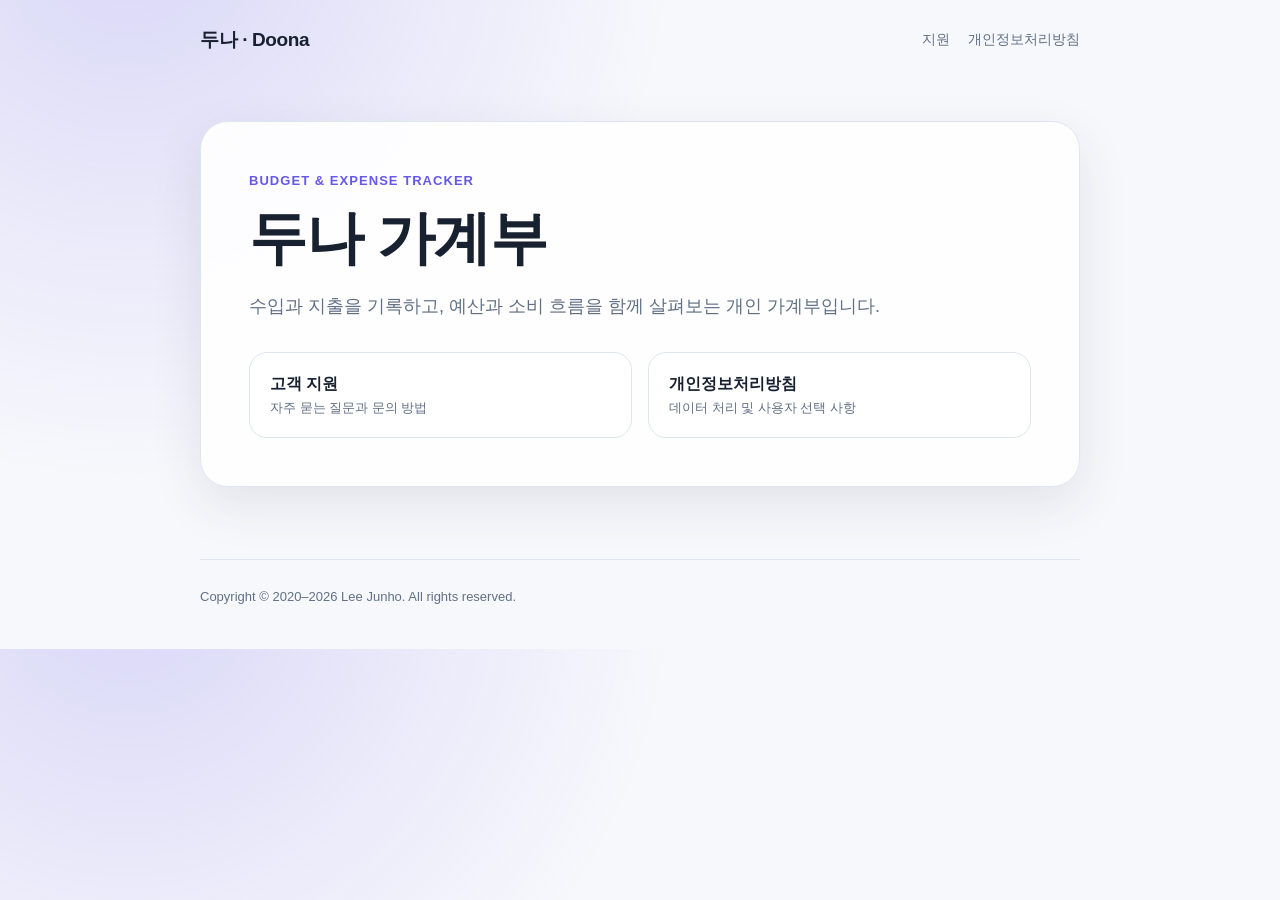
<file: index.html>
<!doctype html>
<html lang="ko">
<head>
  <meta charset="utf-8">
  <meta name="viewport" content="width=device-width, initial-scale=1">
  <meta name="description" content="두나 가계부 공식 지원 및 개인정보처리방침">
  <title>두나 가계부 · Doona</title>
  <link rel="stylesheet" href="assets/style.css">
</head>
<body>
  <div class="wrap">
    <header>
      <a class="brand" href="./">두나 · Doona</a>
      <nav aria-label="주요 메뉴">
        <a href="support/">지원</a>
        <a href="privacy/">개인정보처리방침</a>
      </nav>
    </header>
    <main>
      <section class="hero">
        <p class="eyebrow">Budget & Expense Tracker</p>
        <h1>두나 가계부</h1>
        <p class="lead">수입과 지출을 기록하고, 예산과 소비 흐름을 함께 살펴보는 개인 가계부입니다.</p>
        <div class="actions">
          <a class="button-link" href="support/">고객 지원<span>자주 묻는 질문과 문의 방법</span></a>
          <a class="button-link" href="privacy/">개인정보처리방침<span>데이터 처리 및 사용자 선택 사항</span></a>
        </div>
      </section>
    </main>
    <footer>Copyright © 2020–2026 Lee Junho. All rights reserved.</footer>
  </div>
</body>
</html>
</file>
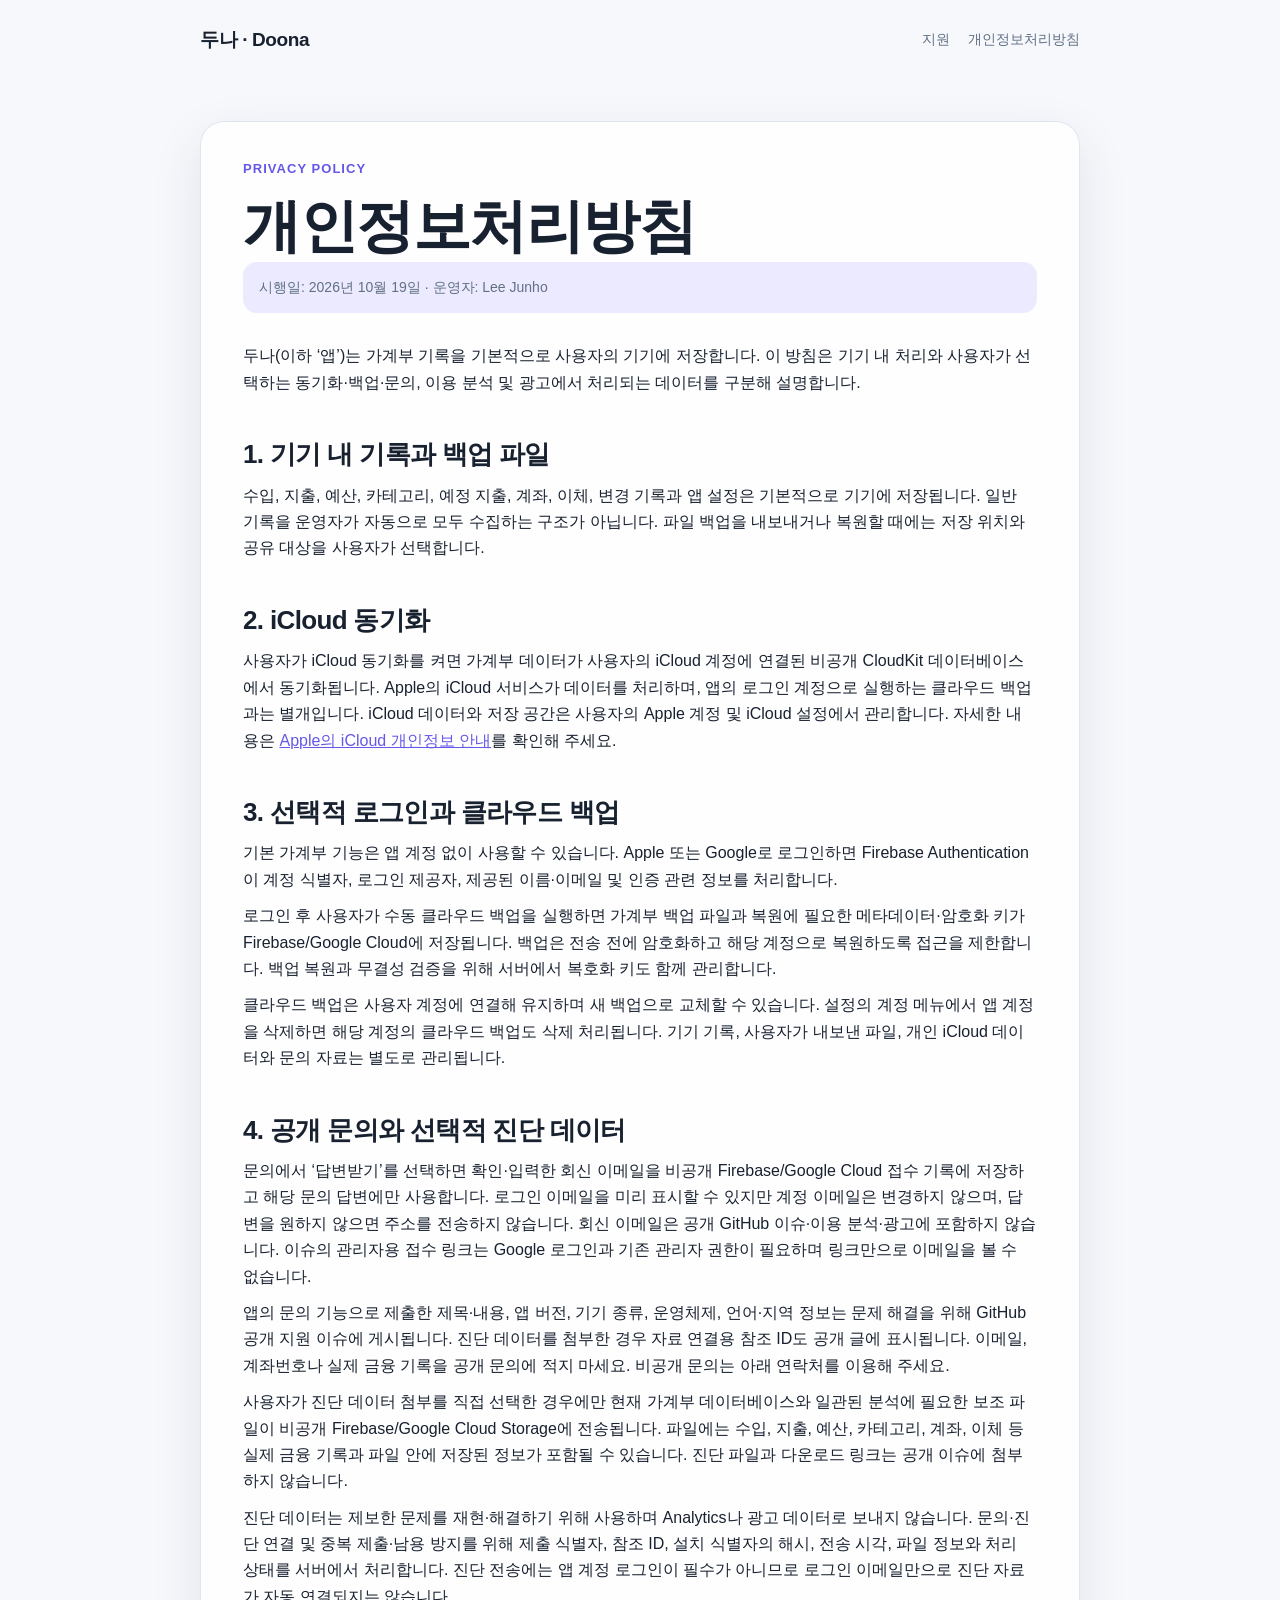
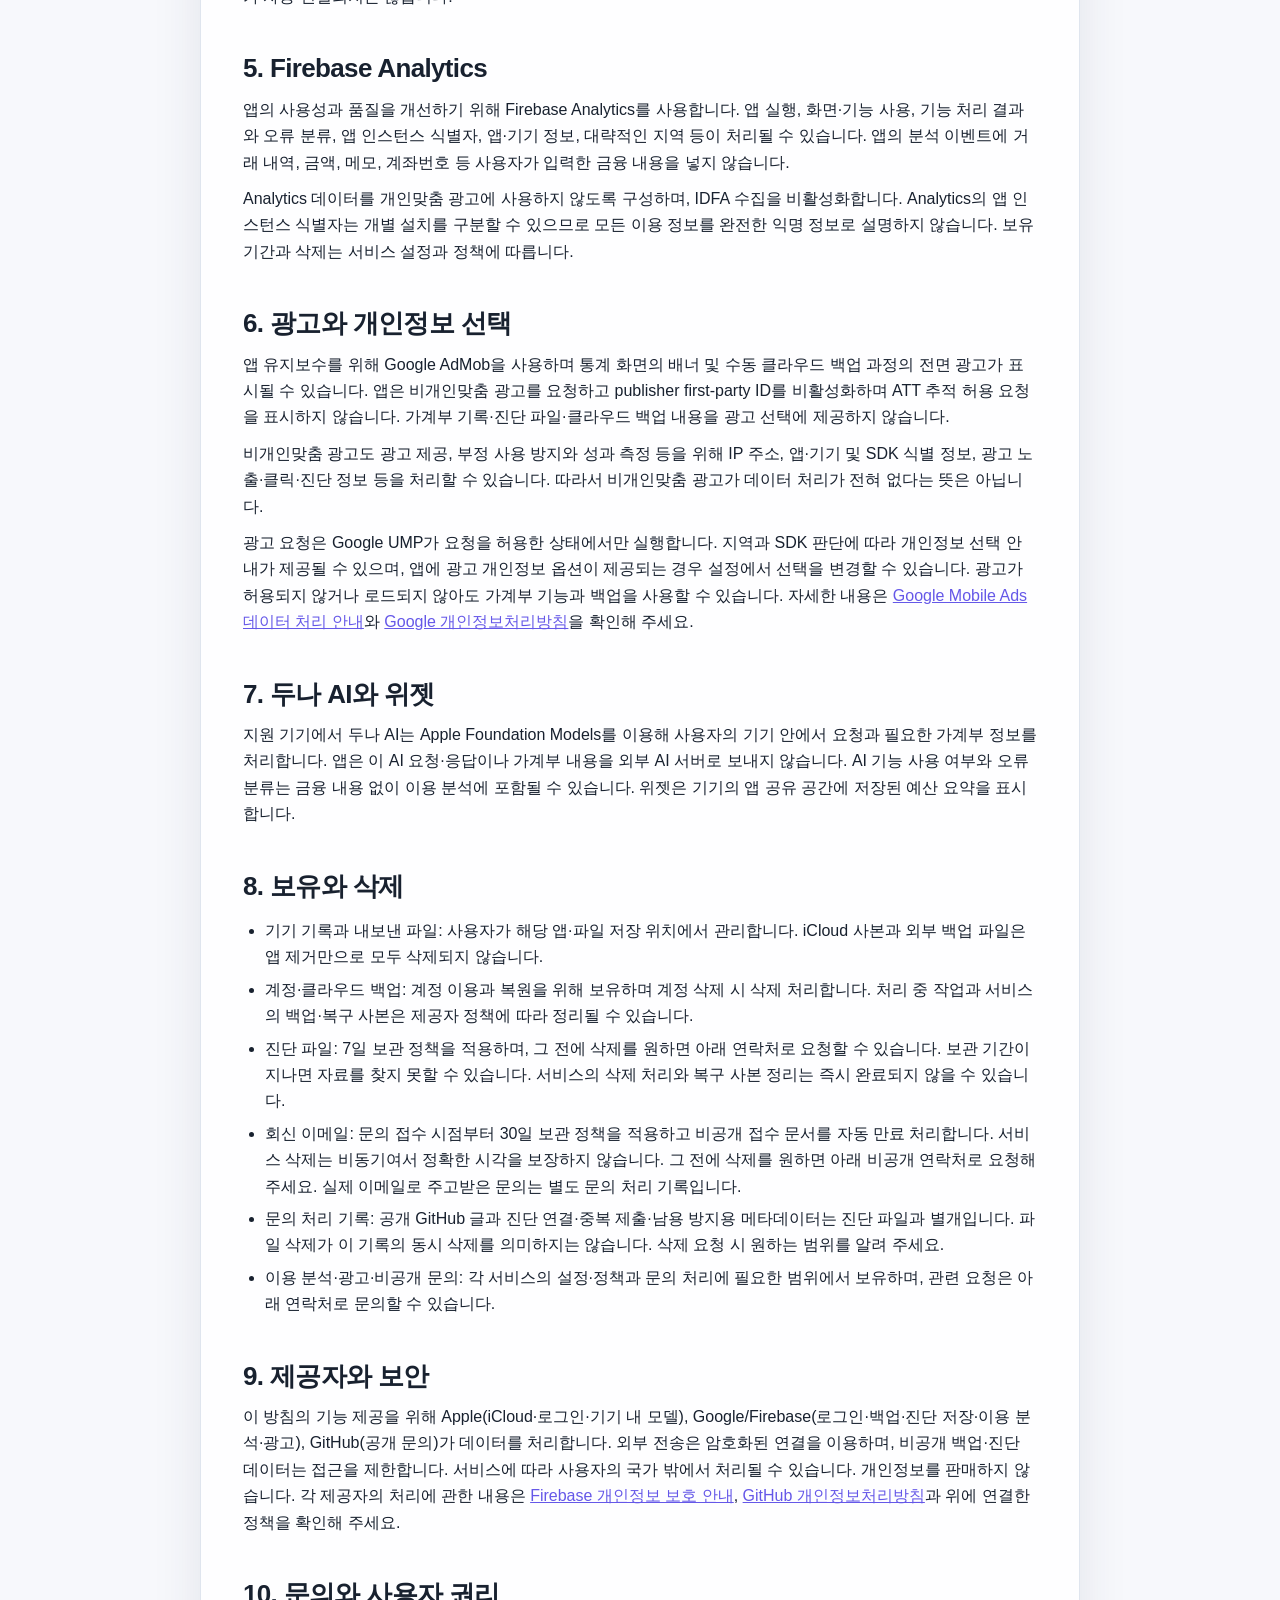
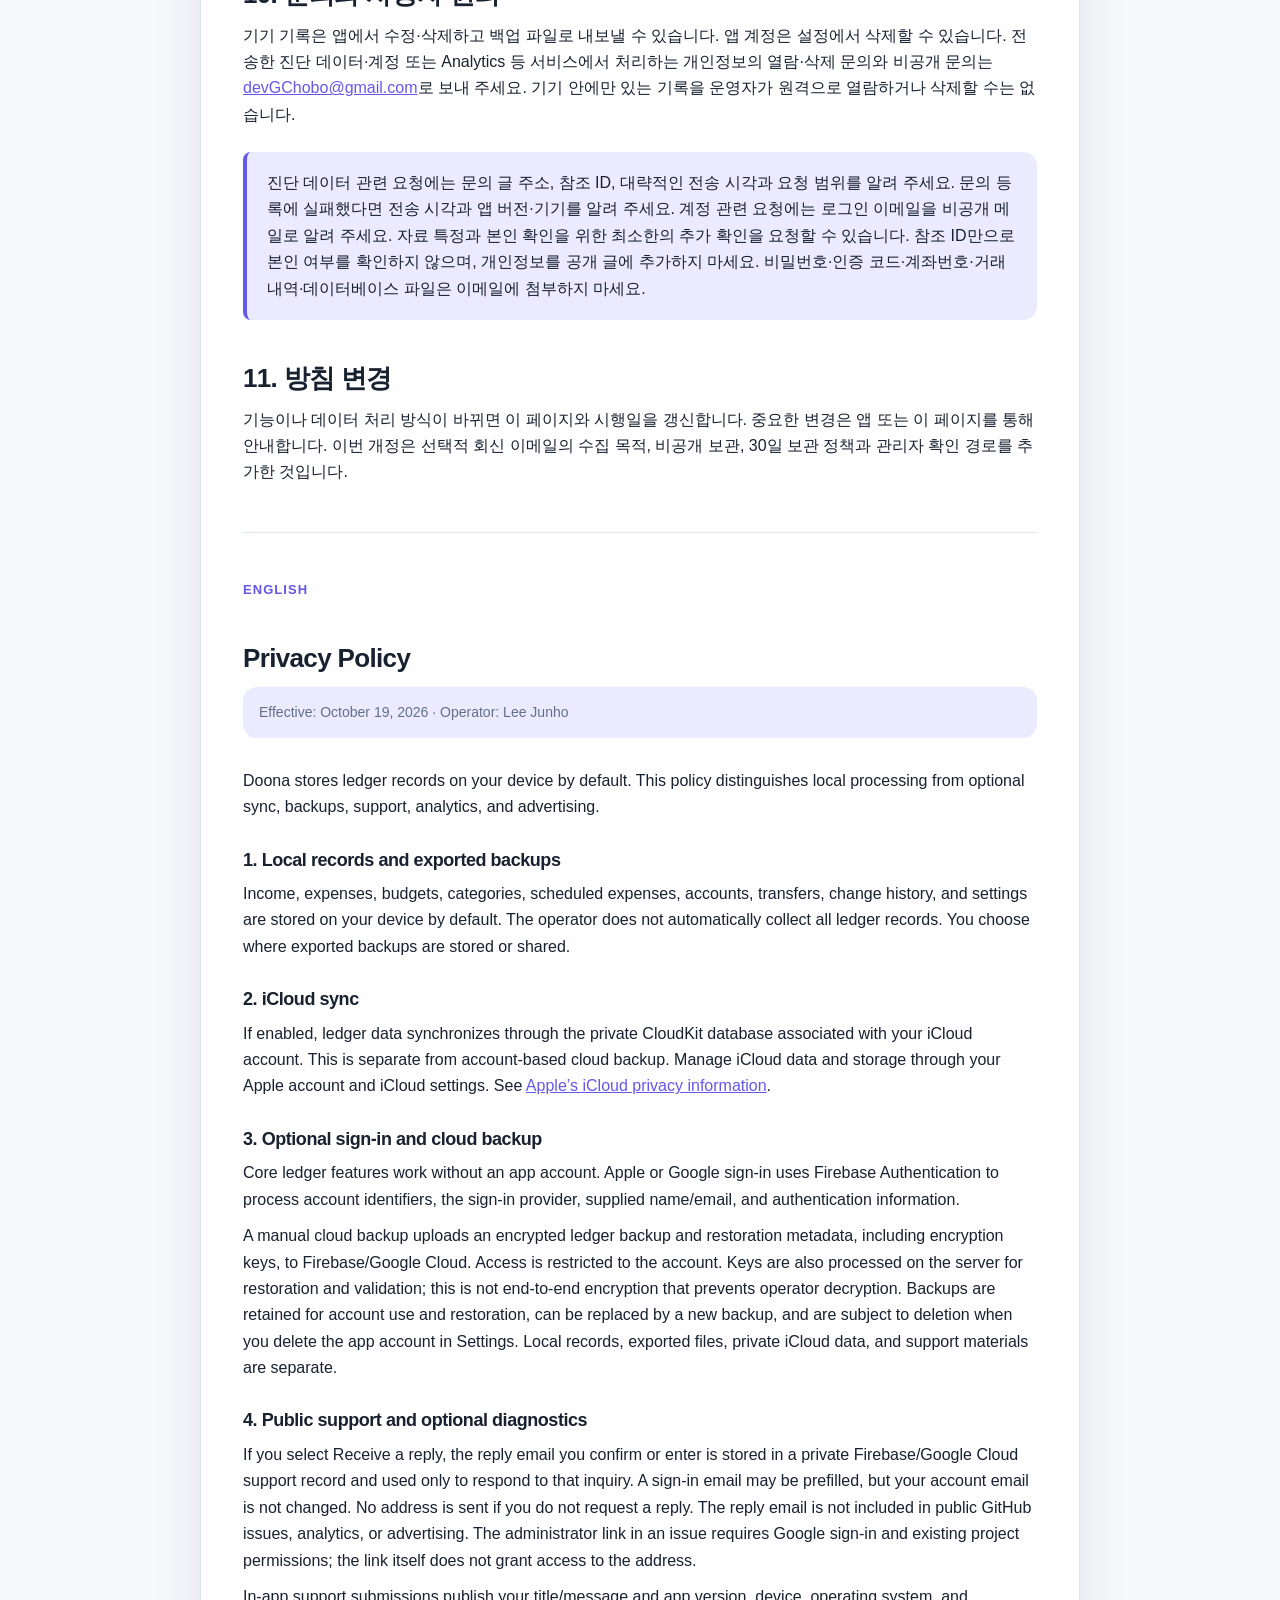
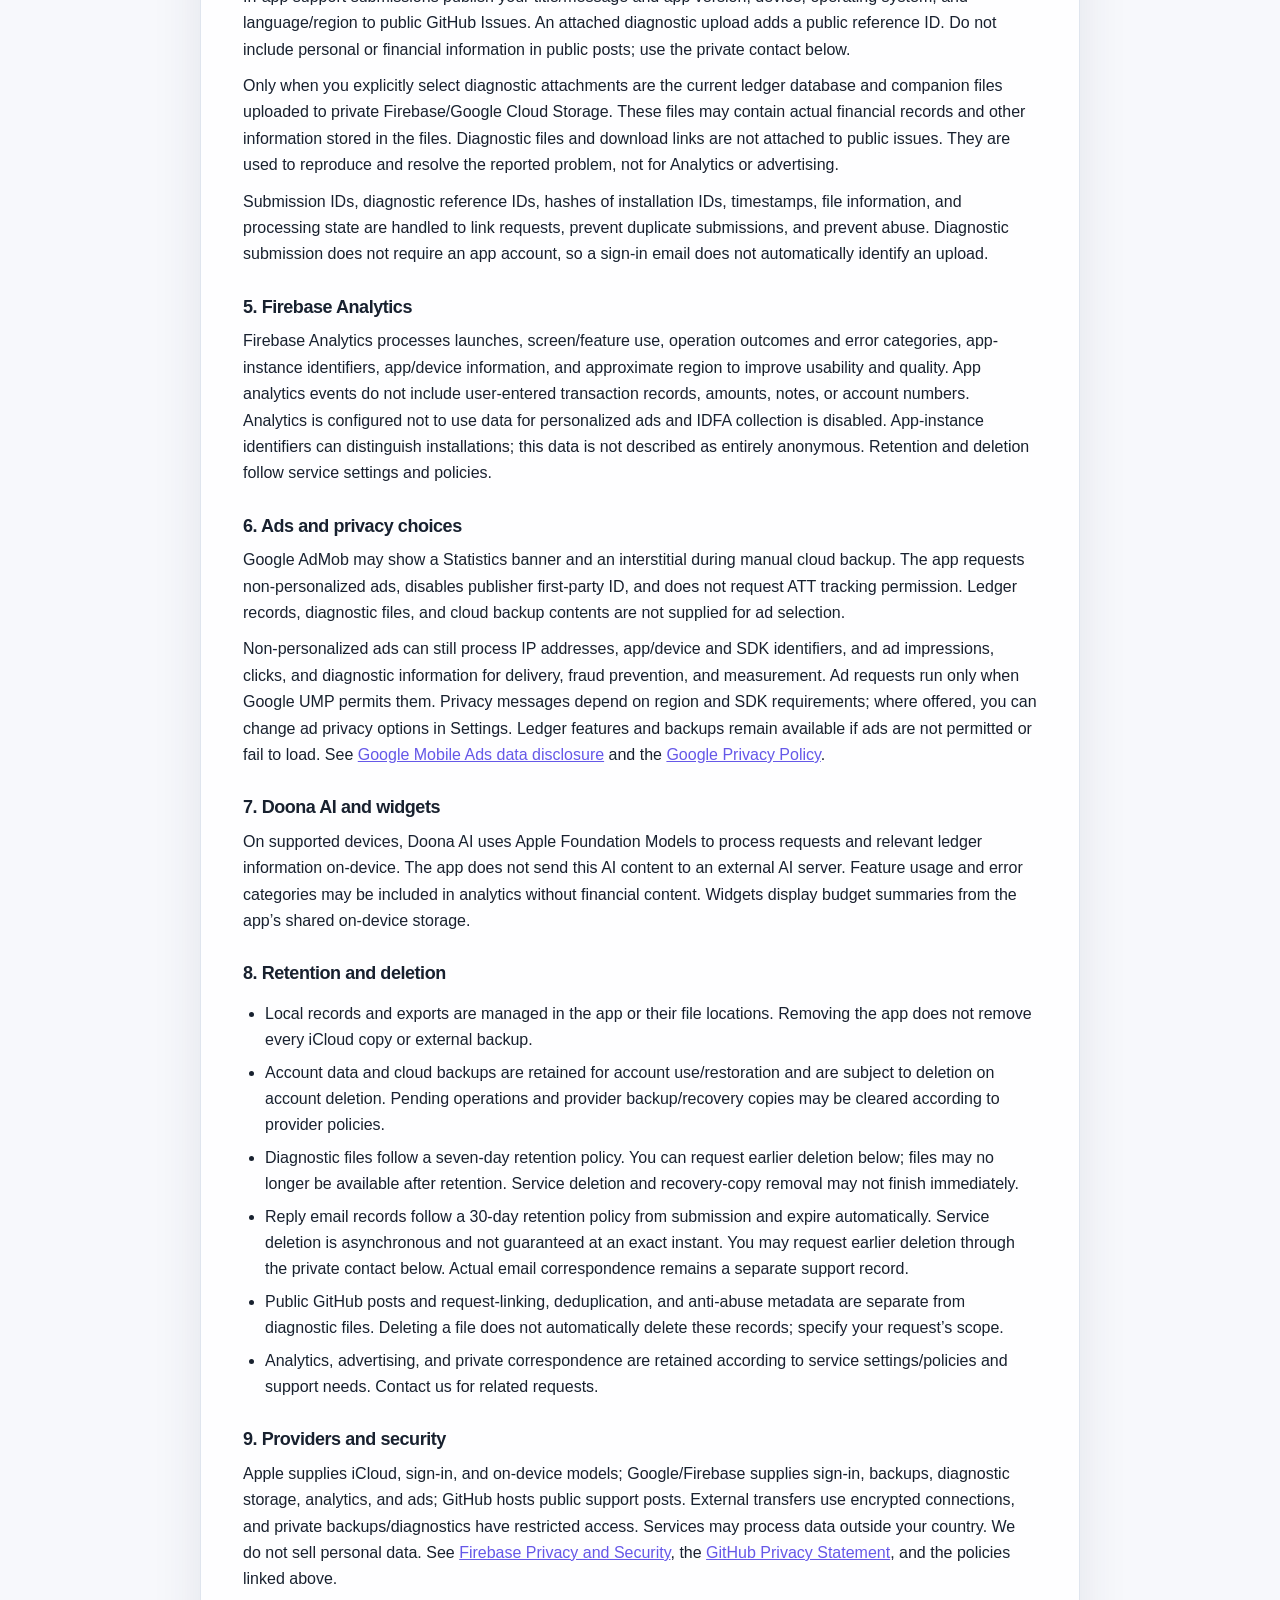
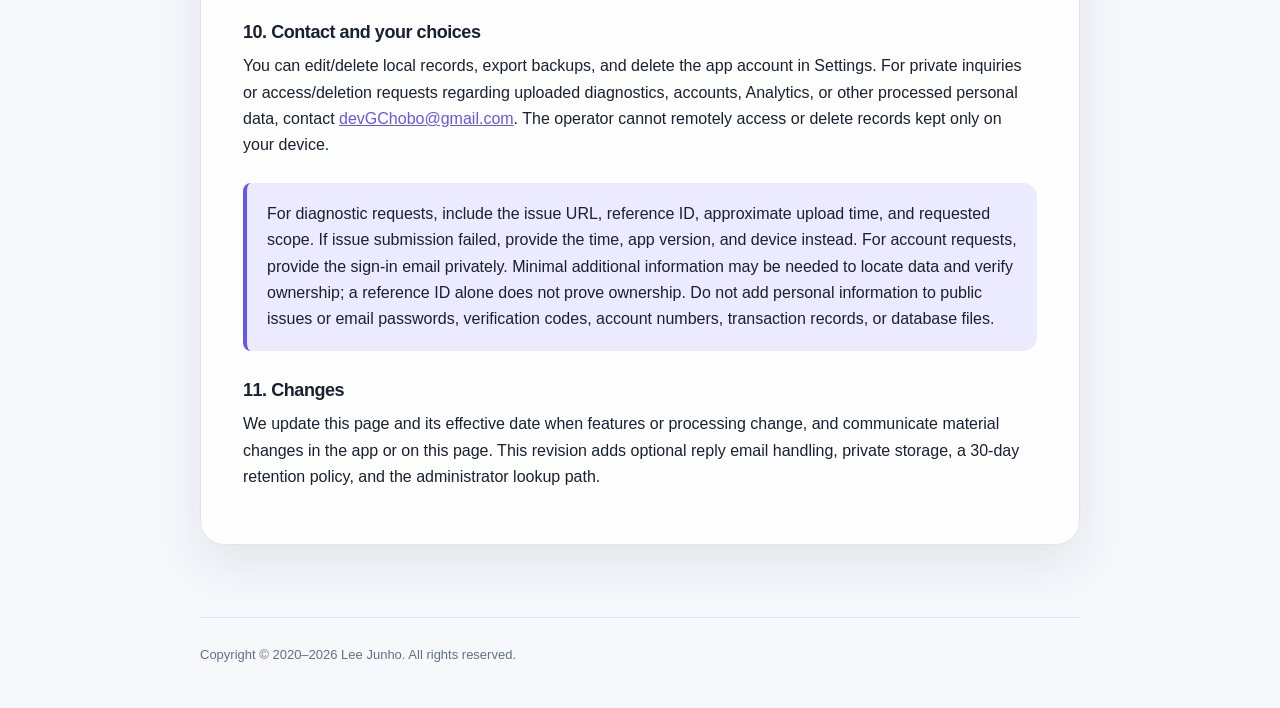
<file: privacy/index.html>
<!doctype html>
<html lang="ko">
<head>
  <meta charset="utf-8">
  <meta name="viewport" content="width=device-width, initial-scale=1">
  <meta name="description" content="두나 가계부 개인정보처리방침">
  <title>개인정보처리방침 · 두나 가계부</title>
  <link rel="stylesheet" href="../assets/style.css">
</head>
<body>
  <div class="wrap">
    <header><a class="brand" href="../">두나 · Doona</a><nav aria-label="주요 메뉴"><a href="../support/">지원</a><a href="../privacy/">개인정보처리방침</a></nav></header>
    <main><article class="content">
      <p class="eyebrow">Privacy Policy</p>
      <h1>개인정보처리방침</h1>
      <div class="meta">시행일: 2026년 10월 19일 · 운영자: Lee Junho</div>
      <p>두나(이하 ‘앱’)는 가계부 기록을 기본적으로 사용자의 기기에 저장합니다. 이 방침은 기기 내 처리와 사용자가 선택하는 동기화·백업·문의, 이용 분석 및 광고에서 처리되는 데이터를 구분해 설명합니다.</p>
      <h2>1. 기기 내 기록과 백업 파일</h2>
      <p>수입, 지출, 예산, 카테고리, 예정 지출, 계좌, 이체, 변경 기록과 앱 설정은 기본적으로 기기에 저장됩니다. 일반 기록을 운영자가 자동으로 모두 수집하는 구조가 아닙니다. 파일 백업을 내보내거나 복원할 때에는 저장 위치와 공유 대상을 사용자가 선택합니다.</p>
      <h2>2. iCloud 동기화</h2>
      <p>사용자가 iCloud 동기화를 켜면 가계부 데이터가 사용자의 iCloud 계정에 연결된 비공개 CloudKit 데이터베이스에서 동기화됩니다. Apple의 iCloud 서비스가 데이터를 처리하며, 앱의 로그인 계정으로 실행하는 클라우드 백업과는 별개입니다. iCloud 데이터와 저장 공간은 사용자의 Apple 계정 및 iCloud 설정에서 관리합니다. 자세한 내용은 <a href="https://www.apple.com/legal/privacy/data/en/apple-account/">Apple의 iCloud 개인정보 안내</a>를 확인해 주세요.</p>
      <h2>3. 선택적 로그인과 클라우드 백업</h2>
      <p>기본 가계부 기능은 앱 계정 없이 사용할 수 있습니다. Apple 또는 Google로 로그인하면 Firebase Authentication이 계정 식별자, 로그인 제공자, 제공된 이름·이메일 및 인증 관련 정보를 처리합니다.</p>
      <p>로그인 후 사용자가 수동 클라우드 백업을 실행하면 가계부 백업 파일과 복원에 필요한 메타데이터·암호화 키가 Firebase/Google Cloud에 저장됩니다. 백업은 전송 전에 암호화하고 해당 계정으로 복원하도록 접근을 제한합니다. 백업 복원과 무결성 검증을 위해 서버에서 복호화 키도 함께 관리합니다.</p>
      <p>클라우드 백업은 사용자 계정에 연결해 유지하며 새 백업으로 교체할 수 있습니다. 설정의 계정 메뉴에서 앱 계정을 삭제하면 해당 계정의 클라우드 백업도 삭제 처리됩니다. 기기 기록, 사용자가 내보낸 파일, 개인 iCloud 데이터와 문의 자료는 별도로 관리됩니다.</p>
      <h2>4. 공개 문의와 선택적 진단 데이터</h2>
      <p>문의에서 ‘답변받기’를 선택하면 확인·입력한 회신 이메일을 비공개 Firebase/Google Cloud 접수 기록에 저장하고 해당 문의 답변에만 사용합니다. 로그인 이메일을 미리 표시할 수 있지만 계정 이메일은 변경하지 않으며, 답변을 원하지 않으면 주소를 전송하지 않습니다. 회신 이메일은 공개 GitHub 이슈·이용 분석·광고에 포함하지 않습니다. 이슈의 관리자용 접수 링크는 Google 로그인과 기존 관리자 권한이 필요하며 링크만으로 이메일을 볼 수 없습니다.</p>
      <p>앱의 문의 기능으로 제출한 제목·내용, 앱 버전, 기기 종류, 운영체제, 언어·지역 정보는 문제 해결을 위해 GitHub 공개 지원 이슈에 게시됩니다. 진단 데이터를 첨부한 경우 자료 연결용 참조 ID도 공개 글에 표시됩니다. 이메일, 계좌번호나 실제 금융 기록을 공개 문의에 적지 마세요. 비공개 문의는 아래 연락처를 이용해 주세요.</p>
      <p>사용자가 진단 데이터 첨부를 직접 선택한 경우에만 현재 가계부 데이터베이스와 일관된 분석에 필요한 보조 파일이 비공개 Firebase/Google Cloud Storage에 전송됩니다. 파일에는 수입, 지출, 예산, 카테고리, 계좌, 이체 등 실제 금융 기록과 파일 안에 저장된 정보가 포함될 수 있습니다. 진단 파일과 다운로드 링크는 공개 이슈에 첨부하지 않습니다.</p>
      <p>진단 데이터는 제보한 문제를 재현·해결하기 위해 사용하며 Analytics나 광고 데이터로 보내지 않습니다. 문의·진단 연결 및 중복 제출·남용 방지를 위해 제출 식별자, 참조 ID, 설치 식별자의 해시, 전송 시각, 파일 정보와 처리 상태를 서버에서 처리합니다. 진단 전송에는 앱 계정 로그인이 필수가 아니므로 로그인 이메일만으로 진단 자료가 자동 연결되지는 않습니다.</p>
      <h2>5. Firebase Analytics</h2>
      <p>앱의 사용성과 품질을 개선하기 위해 Firebase Analytics를 사용합니다. 앱 실행, 화면·기능 사용, 기능 처리 결과와 오류 분류, 앱 인스턴스 식별자, 앱·기기 정보, 대략적인 지역 등이 처리될 수 있습니다. 앱의 분석 이벤트에 거래 내역, 금액, 메모, 계좌번호 등 사용자가 입력한 금융 내용을 넣지 않습니다.</p>
      <p>Analytics 데이터를 개인맞춤 광고에 사용하지 않도록 구성하며, IDFA 수집을 비활성화합니다. Analytics의 앱 인스턴스 식별자는 개별 설치를 구분할 수 있으므로 모든 이용 정보를 완전한 익명 정보로 설명하지 않습니다. 보유 기간과 삭제는 서비스 설정과 정책에 따릅니다.</p>
      <h2>6. 광고와 개인정보 선택</h2>
      <p>앱 유지보수를 위해 Google AdMob을 사용하며 통계 화면의 배너 및 수동 클라우드 백업 과정의 전면 광고가 표시될 수 있습니다. 앱은 비개인맞춤 광고를 요청하고 publisher first-party ID를 비활성화하며 ATT 추적 허용 요청을 표시하지 않습니다. 가계부 기록·진단 파일·클라우드 백업 내용을 광고 선택에 제공하지 않습니다.</p>
      <p>비개인맞춤 광고도 광고 제공, 부정 사용 방지와 성과 측정 등을 위해 IP 주소, 앱·기기 및 SDK 식별 정보, 광고 노출·클릭·진단 정보 등을 처리할 수 있습니다. 따라서 비개인맞춤 광고가 데이터 처리가 전혀 없다는 뜻은 아닙니다.</p>
      <p>광고 요청은 Google UMP가 요청을 허용한 상태에서만 실행합니다. 지역과 SDK 판단에 따라 개인정보 선택 안내가 제공될 수 있으며, 앱에 광고 개인정보 옵션이 제공되는 경우 설정에서 선택을 변경할 수 있습니다. 광고가 허용되지 않거나 로드되지 않아도 가계부 기능과 백업을 사용할 수 있습니다. 자세한 내용은 <a href="https://developers.google.com/admob/ios/privacy/data-disclosure">Google Mobile Ads 데이터 처리 안내</a>와 <a href="https://policies.google.com/privacy">Google 개인정보처리방침</a>을 확인해 주세요.</p>
      <h2>7. 두나 AI와 위젯</h2>
      <p>지원 기기에서 두나 AI는 Apple Foundation Models를 이용해 사용자의 기기 안에서 요청과 필요한 가계부 정보를 처리합니다. 앱은 이 AI 요청·응답이나 가계부 내용을 외부 AI 서버로 보내지 않습니다. AI 기능 사용 여부와 오류 분류는 금융 내용 없이 이용 분석에 포함될 수 있습니다. 위젯은 기기의 앱 공유 공간에 저장된 예산 요약을 표시합니다.</p>
      <h2>8. 보유와 삭제</h2>
      <ul>
        <li>기기 기록과 내보낸 파일: 사용자가 해당 앱·파일 저장 위치에서 관리합니다. iCloud 사본과 외부 백업 파일은 앱 제거만으로 모두 삭제되지 않습니다.</li>
        <li>계정·클라우드 백업: 계정 이용과 복원을 위해 보유하며 계정 삭제 시 삭제 처리합니다. 처리 중 작업과 서비스의 백업·복구 사본은 제공자 정책에 따라 정리될 수 있습니다.</li>
        <li>진단 파일: 7일 보관 정책을 적용하며, 그 전에 삭제를 원하면 아래 연락처로 요청할 수 있습니다. 보관 기간이 지나면 자료를 찾지 못할 수 있습니다. 서비스의 삭제 처리와 복구 사본 정리는 즉시 완료되지 않을 수 있습니다.</li>
        <li>회신 이메일: 문의 접수 시점부터 30일 보관 정책을 적용하고 비공개 접수 문서를 자동 만료 처리합니다. 서비스 삭제는 비동기여서 정확한 시각을 보장하지 않습니다. 그 전에 삭제를 원하면 아래 비공개 연락처로 요청해 주세요. 실제 이메일로 주고받은 문의는 별도 문의 처리 기록입니다.</li>
        <li>문의 처리 기록: 공개 GitHub 글과 진단 연결·중복 제출·남용 방지용 메타데이터는 진단 파일과 별개입니다. 파일 삭제가 이 기록의 동시 삭제를 의미하지는 않습니다. 삭제 요청 시 원하는 범위를 알려 주세요.</li>
        <li>이용 분석·광고·비공개 문의: 각 서비스의 설정·정책과 문의 처리에 필요한 범위에서 보유하며, 관련 요청은 아래 연락처로 문의할 수 있습니다.</li>
      </ul>
      <h2>9. 제공자와 보안</h2>
      <p>이 방침의 기능 제공을 위해 Apple(iCloud·로그인·기기 내 모델), Google/Firebase(로그인·백업·진단 저장·이용 분석·광고), GitHub(공개 문의)가 데이터를 처리합니다. 외부 전송은 암호화된 연결을 이용하며, 비공개 백업·진단 데이터는 접근을 제한합니다. 서비스에 따라 사용자의 국가 밖에서 처리될 수 있습니다. 개인정보를 판매하지 않습니다. 각 제공자의 처리에 관한 내용은 <a href="https://firebase.google.com/support/privacy">Firebase 개인정보 보호 안내</a>, <a href="https://docs.github.com/en/site-policy/privacy-policies/github-general-privacy-statement">GitHub 개인정보처리방침</a>과 위에 연결한 정책을 확인해 주세요.</p>
      <h2>10. 문의와 사용자 권리</h2>
      <p>기기 기록은 앱에서 수정·삭제하고 백업 파일로 내보낼 수 있습니다. 앱 계정은 설정에서 삭제할 수 있습니다. 전송한 진단 데이터·계정 또는 Analytics 등 서비스에서 처리하는 개인정보의 열람·삭제 문의와 비공개 문의는 <a href="mailto:devGChobo@gmail.com">devGChobo@gmail.com</a>로 보내 주세요. 기기 안에만 있는 기록을 운영자가 원격으로 열람하거나 삭제할 수는 없습니다.</p>
      <p class="notice">진단 데이터 관련 요청에는 문의 글 주소, 참조 ID, 대략적인 전송 시각과 요청 범위를 알려 주세요. 문의 등록에 실패했다면 전송 시각과 앱 버전·기기를 알려 주세요. 계정 관련 요청에는 로그인 이메일을 비공개 메일로 알려 주세요. 자료 특정과 본인 확인을 위한 최소한의 추가 확인을 요청할 수 있습니다. 참조 ID만으로 본인 여부를 확인하지 않으며, 개인정보를 공개 글에 추가하지 마세요. 비밀번호·인증 코드·계좌번호·거래 내역·데이터베이스 파일은 이메일에 첨부하지 마세요.</p>
      <h2>11. 방침 변경</h2>
      <p>기능이나 데이터 처리 방식이 바뀌면 이 페이지와 시행일을 갱신합니다. 중요한 변경은 앱 또는 이 페이지를 통해 안내합니다. 이번 개정은 선택적 회신 이메일의 수집 목적, 비공개 보관, 30일 보관 정책과 관리자 확인 경로를 추가한 것입니다.</p>
      <hr>
      <section lang="en">
      <p class="eyebrow">English</p>
      <h2>Privacy Policy</h2>
      <div class="meta">Effective: October 19, 2026 · Operator: Lee Junho</div>
      <p>Doona stores ledger records on your device by default. This policy distinguishes local processing from optional sync, backups, support, analytics, and advertising.</p>
      <h3>1. Local records and exported backups</h3>
      <p>Income, expenses, budgets, categories, scheduled expenses, accounts, transfers, change history, and settings are stored on your device by default. The operator does not automatically collect all ledger records. You choose where exported backups are stored or shared.</p>
      <h3>2. iCloud sync</h3>
      <p>If enabled, ledger data synchronizes through the private CloudKit database associated with your iCloud account. This is separate from account-based cloud backup. Manage iCloud data and storage through your Apple account and iCloud settings. See <a href="https://www.apple.com/legal/privacy/data/en/apple-account/">Apple’s iCloud privacy information</a>.</p>
      <h3>3. Optional sign-in and cloud backup</h3>
      <p>Core ledger features work without an app account. Apple or Google sign-in uses Firebase Authentication to process account identifiers, the sign-in provider, supplied name/email, and authentication information.</p>
      <p>A manual cloud backup uploads an encrypted ledger backup and restoration metadata, including encryption keys, to Firebase/Google Cloud. Access is restricted to the account. Keys are also processed on the server for restoration and validation; this is not end-to-end encryption that prevents operator decryption. Backups are retained for account use and restoration, can be replaced by a new backup, and are subject to deletion when you delete the app account in Settings. Local records, exported files, private iCloud data, and support materials are separate.</p>
      <h3>4. Public support and optional diagnostics</h3>
      <p>If you select Receive a reply, the reply email you confirm or enter is stored in a private Firebase/Google Cloud support record and used only to respond to that inquiry. A sign-in email may be prefilled, but your account email is not changed. No address is sent if you do not request a reply. The reply email is not included in public GitHub issues, analytics, or advertising. The administrator link in an issue requires Google sign-in and existing project permissions; the link itself does not grant access to the address.</p>
      <p>In-app support submissions publish your title/message and app version, device, operating system, and language/region to public GitHub Issues. An attached diagnostic upload adds a public reference ID. Do not include personal or financial information in public posts; use the private contact below.</p>
      <p>Only when you explicitly select diagnostic attachments are the current ledger database and companion files uploaded to private Firebase/Google Cloud Storage. These files may contain actual financial records and other information stored in the files. Diagnostic files and download links are not attached to public issues. They are used to reproduce and resolve the reported problem, not for Analytics or advertising.</p>
      <p>Submission IDs, diagnostic reference IDs, hashes of installation IDs, timestamps, file information, and processing state are handled to link requests, prevent duplicate submissions, and prevent abuse. Diagnostic submission does not require an app account, so a sign-in email does not automatically identify an upload.</p>
      <h3>5. Firebase Analytics</h3>
      <p>Firebase Analytics processes launches, screen/feature use, operation outcomes and error categories, app-instance identifiers, app/device information, and approximate region to improve usability and quality. App analytics events do not include user-entered transaction records, amounts, notes, or account numbers. Analytics is configured not to use data for personalized ads and IDFA collection is disabled. App-instance identifiers can distinguish installations; this data is not described as entirely anonymous. Retention and deletion follow service settings and policies.</p>
      <h3>6. Ads and privacy choices</h3>
      <p>Google AdMob may show a Statistics banner and an interstitial during manual cloud backup. The app requests non-personalized ads, disables publisher first-party ID, and does not request ATT tracking permission. Ledger records, diagnostic files, and cloud backup contents are not supplied for ad selection.</p>
      <p>Non-personalized ads can still process IP addresses, app/device and SDK identifiers, and ad impressions, clicks, and diagnostic information for delivery, fraud prevention, and measurement. Ad requests run only when Google UMP permits them. Privacy messages depend on region and SDK requirements; where offered, you can change ad privacy options in Settings. Ledger features and backups remain available if ads are not permitted or fail to load. See <a href="https://developers.google.com/admob/ios/privacy/data-disclosure">Google Mobile Ads data disclosure</a> and the <a href="https://policies.google.com/privacy">Google Privacy Policy</a>.</p>
      <h3>7. Doona AI and widgets</h3>
      <p>On supported devices, Doona AI uses Apple Foundation Models to process requests and relevant ledger information on-device. The app does not send this AI content to an external AI server. Feature usage and error categories may be included in analytics without financial content. Widgets display budget summaries from the app’s shared on-device storage.</p>
      <h3>8. Retention and deletion</h3>
      <ul>
        <li>Local records and exports are managed in the app or their file locations. Removing the app does not remove every iCloud copy or external backup.</li>
        <li>Account data and cloud backups are retained for account use/restoration and are subject to deletion on account deletion. Pending operations and provider backup/recovery copies may be cleared according to provider policies.</li>
        <li>Diagnostic files follow a seven-day retention policy. You can request earlier deletion below; files may no longer be available after retention. Service deletion and recovery-copy removal may not finish immediately.</li>
        <li>Reply email records follow a 30-day retention policy from submission and expire automatically. Service deletion is asynchronous and not guaranteed at an exact instant. You may request earlier deletion through the private contact below. Actual email correspondence remains a separate support record.</li>
        <li>Public GitHub posts and request-linking, deduplication, and anti-abuse metadata are separate from diagnostic files. Deleting a file does not automatically delete these records; specify your request’s scope.</li>
        <li>Analytics, advertising, and private correspondence are retained according to service settings/policies and support needs. Contact us for related requests.</li>
      </ul>
      <h3>9. Providers and security</h3>
      <p>Apple supplies iCloud, sign-in, and on-device models; Google/Firebase supplies sign-in, backups, diagnostic storage, analytics, and ads; GitHub hosts public support posts. External transfers use encrypted connections, and private backups/diagnostics have restricted access. Services may process data outside your country. We do not sell personal data. See <a href="https://firebase.google.com/support/privacy">Firebase Privacy and Security</a>, the <a href="https://docs.github.com/en/site-policy/privacy-policies/github-general-privacy-statement">GitHub Privacy Statement</a>, and the policies linked above.</p>
      <h3>10. Contact and your choices</h3>
      <p>You can edit/delete local records, export backups, and delete the app account in Settings. For private inquiries or access/deletion requests regarding uploaded diagnostics, accounts, Analytics, or other processed personal data, contact <a href="mailto:devGChobo@gmail.com">devGChobo@gmail.com</a>. The operator cannot remotely access or delete records kept only on your device.</p>
      <p class="notice">For diagnostic requests, include the issue URL, reference ID, approximate upload time, and requested scope. If issue submission failed, provide the time, app version, and device instead. For account requests, provide the sign-in email privately. Minimal additional information may be needed to locate data and verify ownership; a reference ID alone does not prove ownership. Do not add personal information to public issues or email passwords, verification codes, account numbers, transaction records, or database files.</p>
      <h3>11. Changes</h3>
      <p>We update this page and its effective date when features or processing change, and communicate material changes in the app or on this page. This revision adds optional reply email handling, private storage, a 30-day retention policy, and the administrator lookup path.</p>
      </section>
    </article></main>
    <footer>Copyright © 2020–2026 Lee Junho. All rights reserved.</footer>
  </div>
</body>
</html>
</file>
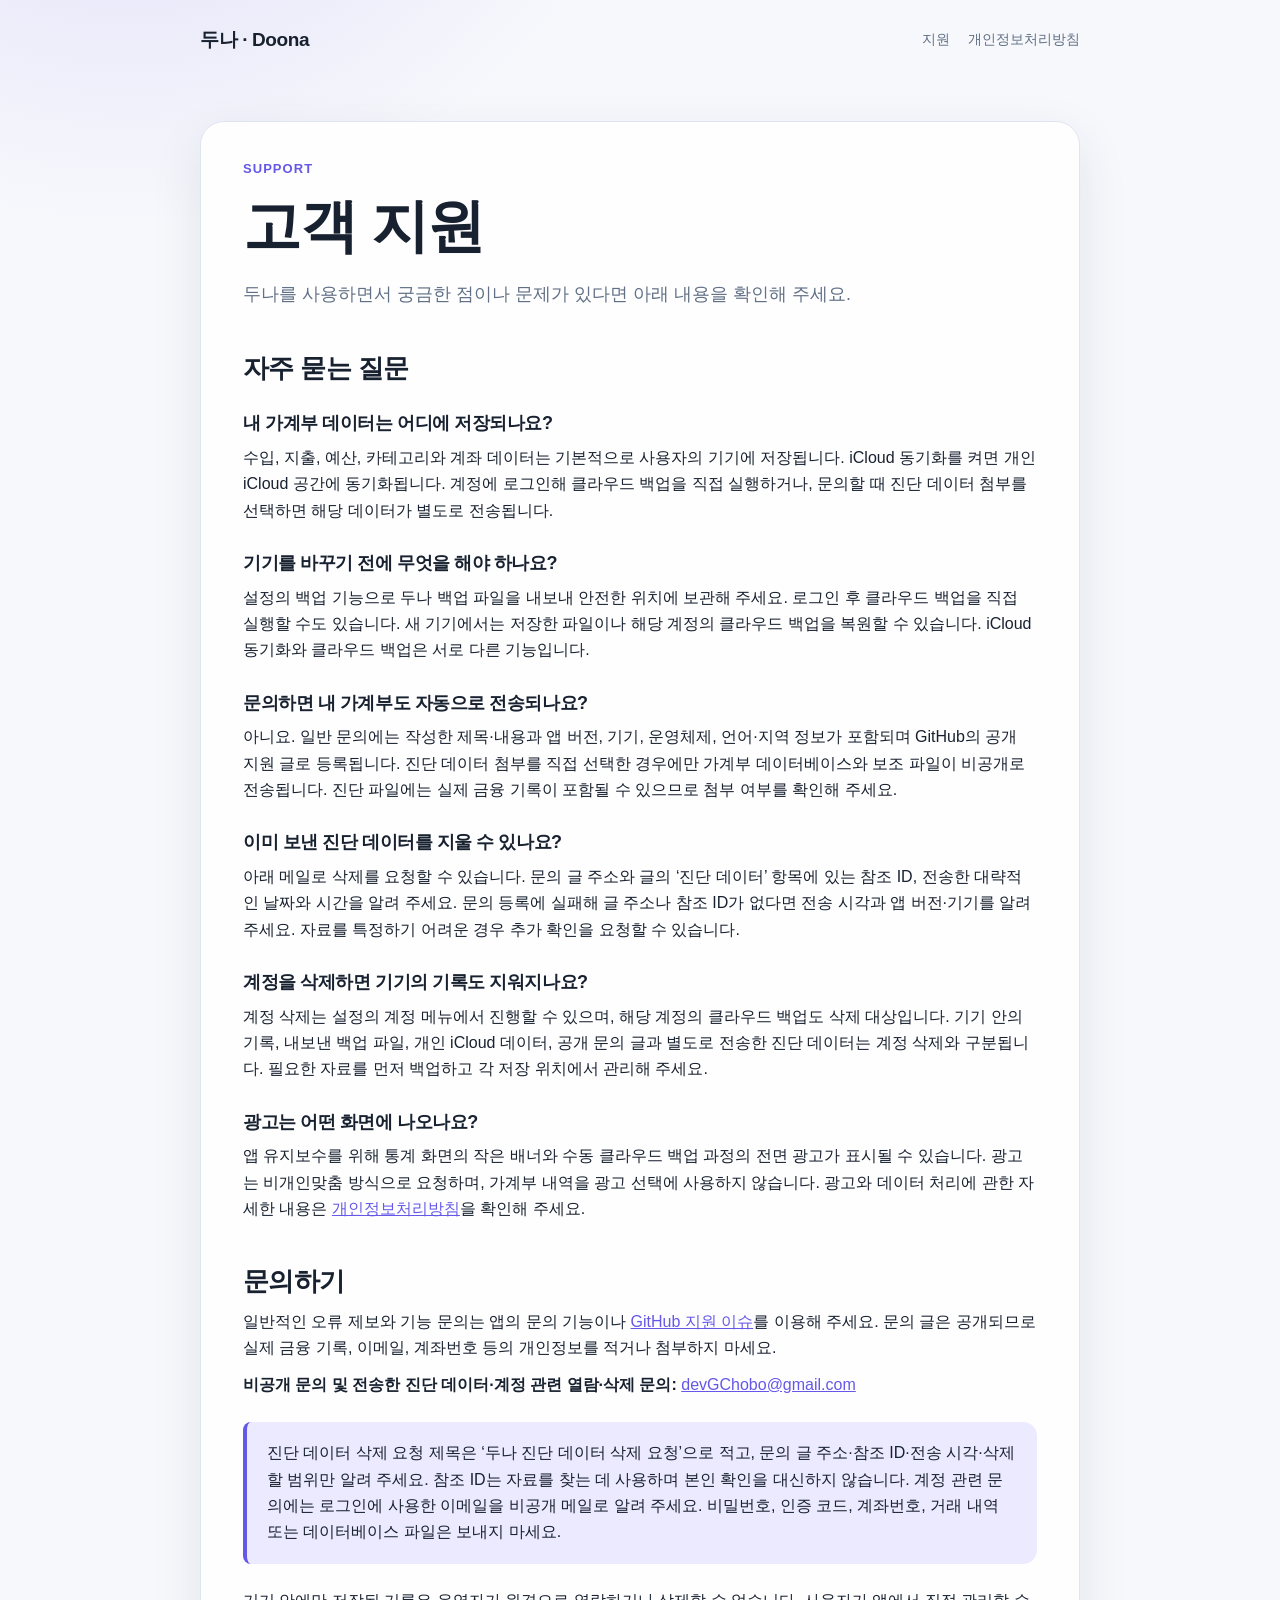
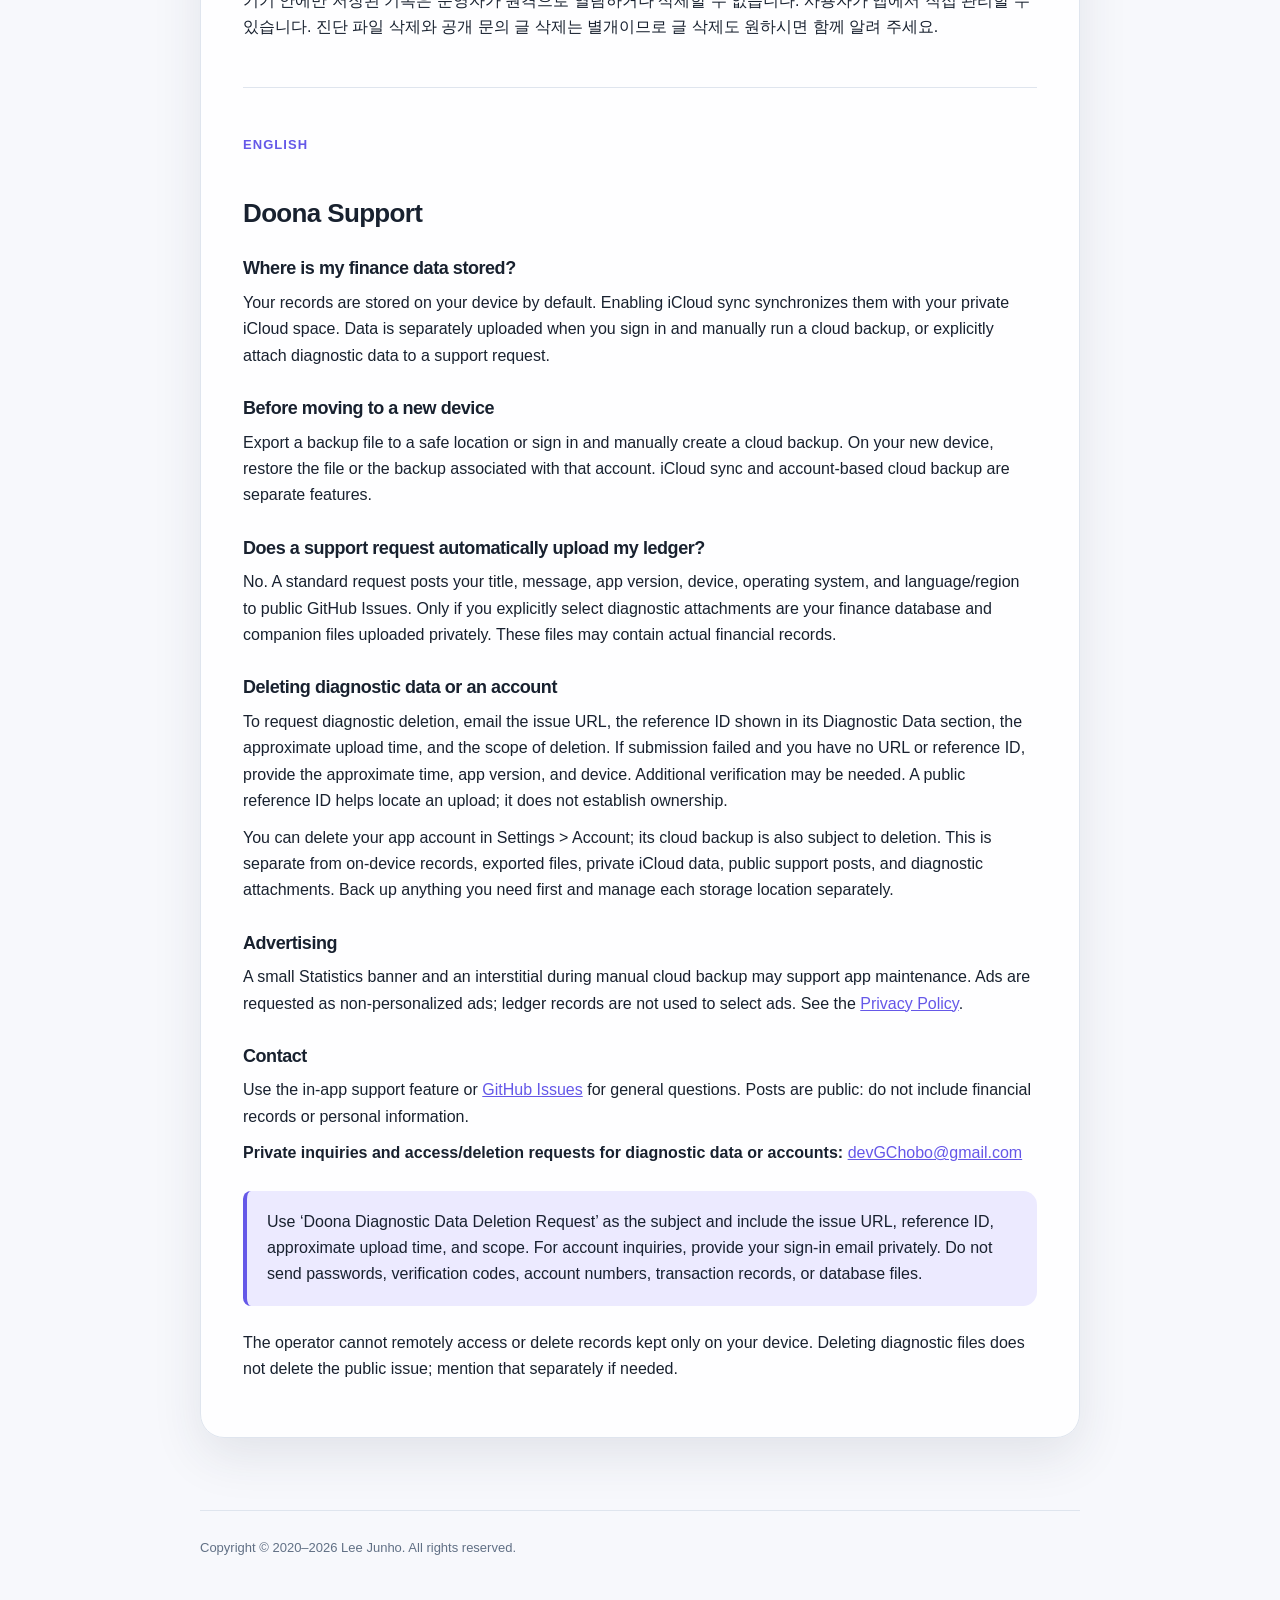
<file: support/index.html>
<!doctype html>
<html lang="ko">
<head>
  <meta charset="utf-8">
  <meta name="viewport" content="width=device-width, initial-scale=1">
  <meta name="description" content="두나 가계부 고객 지원">
  <title>고객 지원 · 두나 가계부</title>
  <link rel="stylesheet" href="../assets/style.css">
</head>
<body>
  <div class="wrap">
    <header><a class="brand" href="../">두나 · Doona</a><nav aria-label="주요 메뉴"><a href="../support/">지원</a><a href="../privacy/">개인정보처리방침</a></nav></header>
    <main><article class="content">
      <p class="eyebrow">Support</p>
      <h1>고객 지원</h1>
      <p class="lead">두나를 사용하면서 궁금한 점이나 문제가 있다면 아래 내용을 확인해 주세요.</p>
      <h2>자주 묻는 질문</h2>
      <h3>내 가계부 데이터는 어디에 저장되나요?</h3>
      <p>수입, 지출, 예산, 카테고리와 계좌 데이터는 기본적으로 사용자의 기기에 저장됩니다. iCloud 동기화를 켜면 개인 iCloud 공간에 동기화됩니다. 계정에 로그인해 클라우드 백업을 직접 실행하거나, 문의할 때 진단 데이터 첨부를 선택하면 해당 데이터가 별도로 전송됩니다.</p>
      <h3>기기를 바꾸기 전에 무엇을 해야 하나요?</h3>
      <p>설정의 백업 기능으로 두나 백업 파일을 내보내 안전한 위치에 보관해 주세요. 로그인 후 클라우드 백업을 직접 실행할 수도 있습니다. 새 기기에서는 저장한 파일이나 해당 계정의 클라우드 백업을 복원할 수 있습니다. iCloud 동기화와 클라우드 백업은 서로 다른 기능입니다.</p>
      <h3>문의하면 내 가계부도 자동으로 전송되나요?</h3>
      <p>아니요. 일반 문의에는 작성한 제목·내용과 앱 버전, 기기, 운영체제, 언어·지역 정보가 포함되며 GitHub의 공개 지원 글로 등록됩니다. 진단 데이터 첨부를 직접 선택한 경우에만 가계부 데이터베이스와 보조 파일이 비공개로 전송됩니다. 진단 파일에는 실제 금융 기록이 포함될 수 있으므로 첨부 여부를 확인해 주세요.</p>
      <h3>이미 보낸 진단 데이터를 지울 수 있나요?</h3>
      <p>아래 메일로 삭제를 요청할 수 있습니다. 문의 글 주소와 글의 ‘진단 데이터’ 항목에 있는 참조 ID, 전송한 대략적인 날짜와 시간을 알려 주세요. 문의 등록에 실패해 글 주소나 참조 ID가 없다면 전송 시각과 앱 버전·기기를 알려 주세요. 자료를 특정하기 어려운 경우 추가 확인을 요청할 수 있습니다.</p>
      <h3>계정을 삭제하면 기기의 기록도 지워지나요?</h3>
      <p>계정 삭제는 설정의 계정 메뉴에서 진행할 수 있으며, 해당 계정의 클라우드 백업도 삭제 대상입니다. 기기 안의 기록, 내보낸 백업 파일, 개인 iCloud 데이터, 공개 문의 글과 별도로 전송한 진단 데이터는 계정 삭제와 구분됩니다. 필요한 자료를 먼저 백업하고 각 저장 위치에서 관리해 주세요.</p>
      <h3>광고는 어떤 화면에 나오나요?</h3>
      <p>앱 유지보수를 위해 통계 화면의 작은 배너와 수동 클라우드 백업 과정의 전면 광고가 표시될 수 있습니다. 광고는 비개인맞춤 방식으로 요청하며, 가계부 내역을 광고 선택에 사용하지 않습니다. 광고와 데이터 처리에 관한 자세한 내용은 <a href="../privacy/">개인정보처리방침</a>을 확인해 주세요.</p>
      <h2>문의하기</h2>
      <p>일반적인 오류 제보와 기능 문의는 앱의 문의 기능이나 <a href="https://github.com/jhl1214/doona-support/issues">GitHub 지원 이슈</a>를 이용해 주세요. 문의 글은 공개되므로 실제 금융 기록, 이메일, 계좌번호 등의 개인정보를 적거나 첨부하지 마세요.</p>
      <p><strong>비공개 문의 및 전송한 진단 데이터·계정 관련 열람·삭제 문의:</strong> <a href="mailto:devGChobo@gmail.com">devGChobo@gmail.com</a></p>
      <p class="notice">진단 데이터 삭제 요청 제목은 ‘두나 진단 데이터 삭제 요청’으로 적고, 문의 글 주소·참조 ID·전송 시각·삭제할 범위만 알려 주세요. 참조 ID는 자료를 찾는 데 사용하며 본인 확인을 대신하지 않습니다. 계정 관련 문의에는 로그인에 사용한 이메일을 비공개 메일로 알려 주세요. 비밀번호, 인증 코드, 계좌번호, 거래 내역 또는 데이터베이스 파일은 보내지 마세요.</p>
      <p>기기 안에만 저장된 기록은 운영자가 원격으로 열람하거나 삭제할 수 없습니다. 사용자가 앱에서 직접 관리할 수 있습니다. 진단 파일 삭제와 공개 문의 글 삭제는 별개이므로 글 삭제도 원하시면 함께 알려 주세요.</p>
      <hr>
      <section lang="en">
      <p class="eyebrow">English</p>
      <h2>Doona Support</h2>
      <h3>Where is my finance data stored?</h3>
      <p>Your records are stored on your device by default. Enabling iCloud sync synchronizes them with your private iCloud space. Data is separately uploaded when you sign in and manually run a cloud backup, or explicitly attach diagnostic data to a support request.</p>
      <h3>Before moving to a new device</h3>
      <p>Export a backup file to a safe location or sign in and manually create a cloud backup. On your new device, restore the file or the backup associated with that account. iCloud sync and account-based cloud backup are separate features.</p>
      <h3>Does a support request automatically upload my ledger?</h3>
      <p>No. A standard request posts your title, message, app version, device, operating system, and language/region to public GitHub Issues. Only if you explicitly select diagnostic attachments are your finance database and companion files uploaded privately. These files may contain actual financial records.</p>
      <h3>Deleting diagnostic data or an account</h3>
      <p>To request diagnostic deletion, email the issue URL, the reference ID shown in its Diagnostic Data section, the approximate upload time, and the scope of deletion. If submission failed and you have no URL or reference ID, provide the approximate time, app version, and device. Additional verification may be needed. A public reference ID helps locate an upload; it does not establish ownership.</p>
      <p>You can delete your app account in Settings &gt; Account; its cloud backup is also subject to deletion. This is separate from on-device records, exported files, private iCloud data, public support posts, and diagnostic attachments. Back up anything you need first and manage each storage location separately.</p>
      <h3>Advertising</h3>
      <p>A small Statistics banner and an interstitial during manual cloud backup may support app maintenance. Ads are requested as non-personalized ads; ledger records are not used to select ads. See the <a href="../privacy/">Privacy Policy</a>.</p>
      <h3>Contact</h3>
      <p>Use the in-app support feature or <a href="https://github.com/jhl1214/doona-support/issues">GitHub Issues</a> for general questions. Posts are public: do not include financial records or personal information.</p>
      <p><strong>Private inquiries and access/deletion requests for diagnostic data or accounts:</strong> <a href="mailto:devGChobo@gmail.com">devGChobo@gmail.com</a></p>
      <p class="notice">Use ‘Doona Diagnostic Data Deletion Request’ as the subject and include the issue URL, reference ID, approximate upload time, and scope. For account inquiries, provide your sign-in email privately. Do not send passwords, verification codes, account numbers, transaction records, or database files.</p>
      <p>The operator cannot remotely access or delete records kept only on your device. Deleting diagnostic files does not delete the public issue; mention that separately if needed.</p>
      </section>
    </article></main>
    <footer>Copyright © 2020–2026 Lee Junho. All rights reserved.</footer>
  </div>
</body>
</html>
</file>
<file: assets/style.css>
:root {
  color-scheme: light dark;
  --background: #f7f8fc;
  --surface: rgba(255, 255, 255, 0.92);
  --surface-strong: #ffffff;
  --text: #18212f;
  --muted: #617085;
  --line: #dfe5ee;
  --accent: #6558e8;
  --accent-soft: #eceaff;
  --shadow: 0 18px 50px rgba(38, 47, 67, 0.1);
}

@media (prefers-color-scheme: dark) {
  :root {
    --background: #10131a;
    --surface: rgba(27, 32, 43, 0.94);
    --surface-strong: #1b202b;
    --text: #f3f5f8;
    --muted: #aab4c3;
    --line: #343c4c;
    --accent: #a79cff;
    --accent-soft: #2c2949;
    --shadow: 0 18px 50px rgba(0, 0, 0, 0.28);
  }
}

* { box-sizing: border-box; }

html { scroll-behavior: smooth; }

body {
  margin: 0;
  background:
    radial-gradient(circle at 10% -10%, rgba(101, 88, 232, 0.2), transparent 34rem),
    var(--background);
  color: var(--text);
  font-family: -apple-system, BlinkMacSystemFont, "Segoe UI", sans-serif;
  line-height: 1.65;
}

a { color: var(--accent); }

.wrap {
  width: min(880px, calc(100% - 40px));
  margin: 0 auto;
}

header {
  display: flex;
  align-items: center;
  justify-content: space-between;
  gap: 24px;
  padding: 24px 0;
}

.brand {
  color: var(--text);
  font-size: 19px;
  font-weight: 760;
  letter-spacing: -0.02em;
  text-decoration: none;
}

nav { display: flex; gap: 18px; }
nav a { color: var(--muted); font-size: 14px; text-decoration: none; }
nav a:hover { color: var(--text); }

main { padding: 42px 0 72px; }

.hero {
  padding: 48px;
  border: 1px solid var(--line);
  border-radius: 28px;
  background: var(--surface);
  box-shadow: var(--shadow);
}

.eyebrow {
  margin: 0 0 10px;
  color: var(--accent);
  font-size: 13px;
  font-weight: 740;
  letter-spacing: 0.08em;
  text-transform: uppercase;
}

h1, h2, h3 { line-height: 1.25; letter-spacing: -0.025em; }
h1 { margin: 0; font-size: clamp(36px, 7vw, 58px); }
h2 { margin: 42px 0 12px; font-size: 26px; }
h3 { margin: 28px 0 8px; font-size: 18px; }
p { margin: 10px 0; }

.lead {
  max-width: 650px;
  margin-top: 18px;
  color: var(--muted);
  font-size: 18px;
}

.actions, .grid {
  display: grid;
  gap: 16px;
}

.actions {
  grid-template-columns: repeat(2, minmax(0, 1fr));
  margin-top: 30px;
}

.card, .button-link {
  border: 1px solid var(--line);
  border-radius: 18px;
  background: var(--surface-strong);
}

.button-link {
  display: block;
  padding: 18px 20px;
  color: var(--text);
  font-weight: 700;
  text-decoration: none;
}

.button-link span { display: block; color: var(--muted); font-size: 13px; font-weight: 500; }
.button-link:hover { border-color: var(--accent); transform: translateY(-1px); }

.content {
  padding: 36px 42px 44px;
  border: 1px solid var(--line);
  border-radius: 24px;
  background: var(--surface);
  box-shadow: var(--shadow);
}

.meta {
  margin-bottom: 30px;
  padding: 14px 16px;
  border-radius: 14px;
  background: var(--accent-soft);
  color: var(--muted);
  font-size: 14px;
}

.notice {
  margin: 24px 0;
  padding: 18px 20px;
  border-left: 4px solid var(--accent);
  border-radius: 8px 14px 14px 8px;
  background: var(--accent-soft);
}

ul { padding-left: 22px; }
li + li { margin-top: 6px; }
hr { margin: 46px 0; border: 0; border-top: 1px solid var(--line); }

footer {
  padding: 26px 0 42px;
  border-top: 1px solid var(--line);
  color: var(--muted);
  font-size: 13px;
}

@media (max-width: 640px) {
  .wrap { width: min(100% - 28px, 880px); }
  header { align-items: flex-start; flex-direction: column; gap: 10px; }
  main { padding-top: 24px; }
  .hero, .content { padding: 28px 22px; border-radius: 20px; }
  .actions { grid-template-columns: 1fr; }
}
</file>
